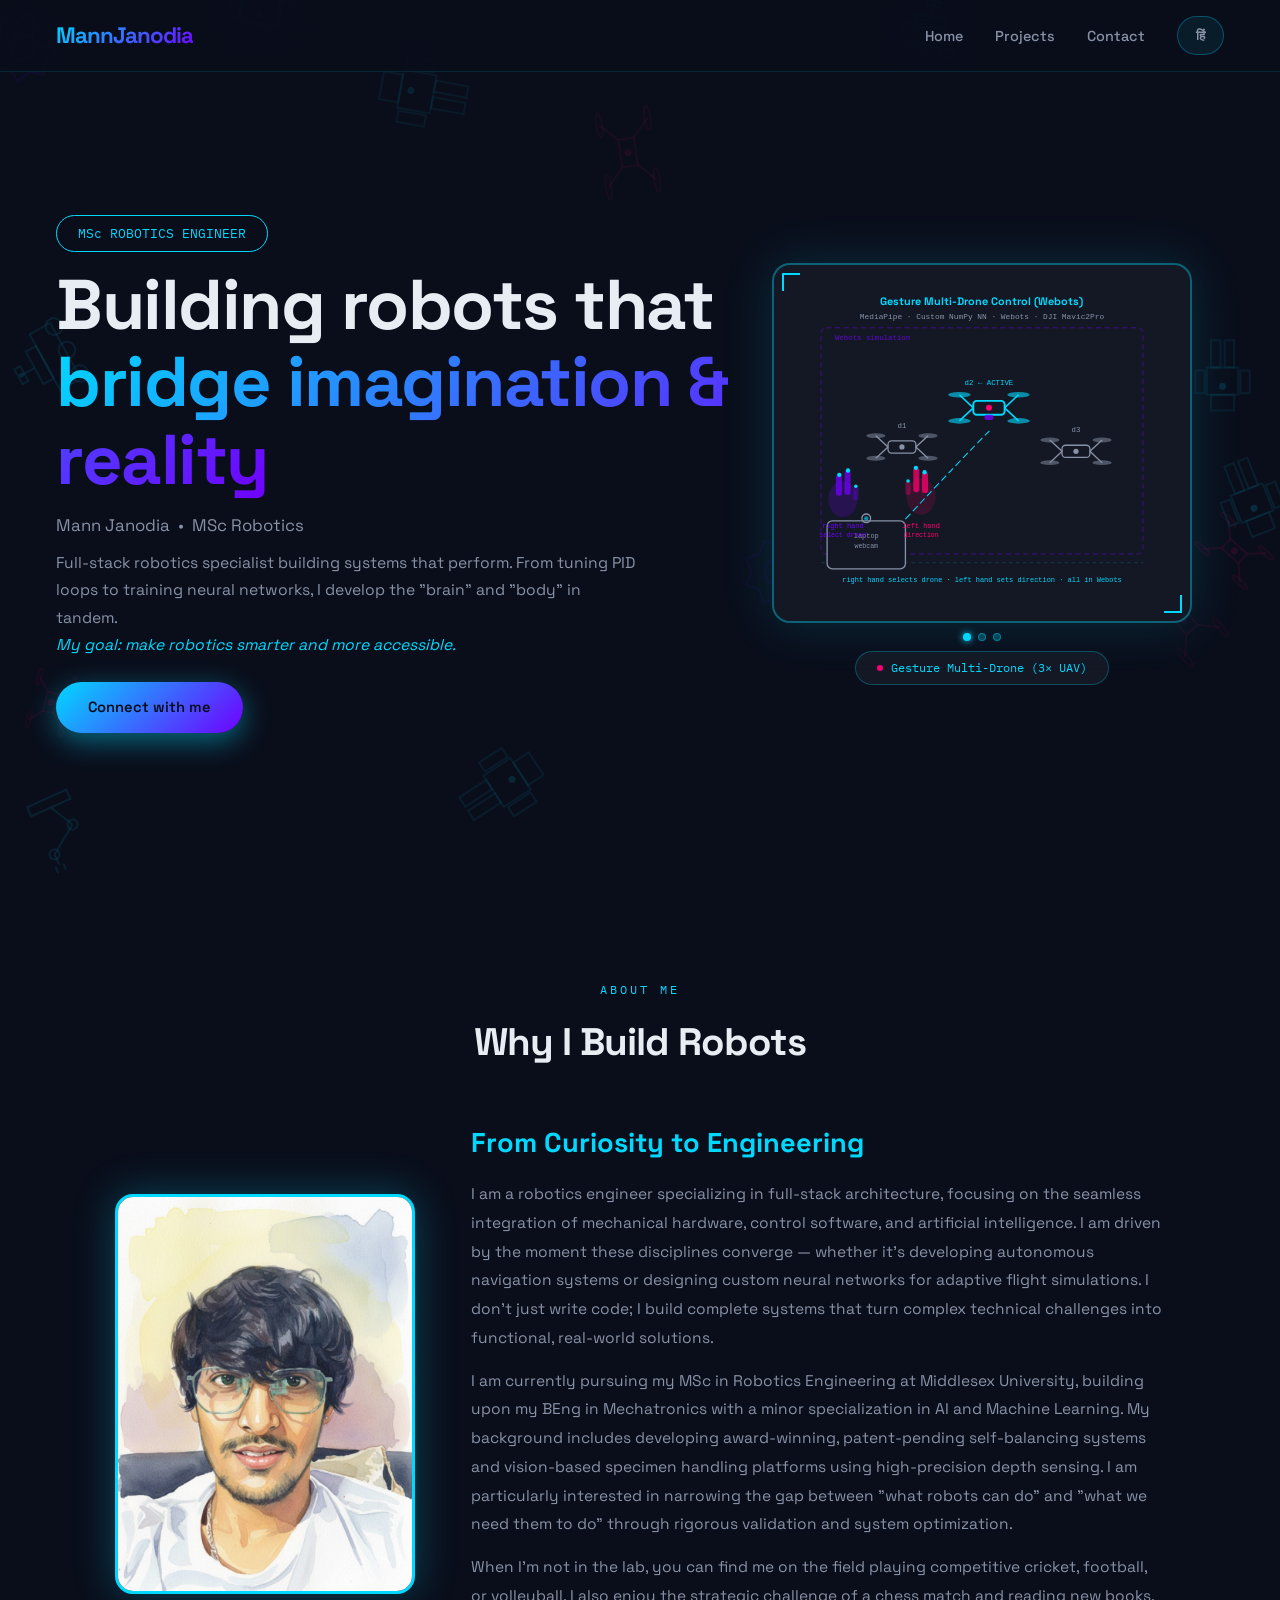
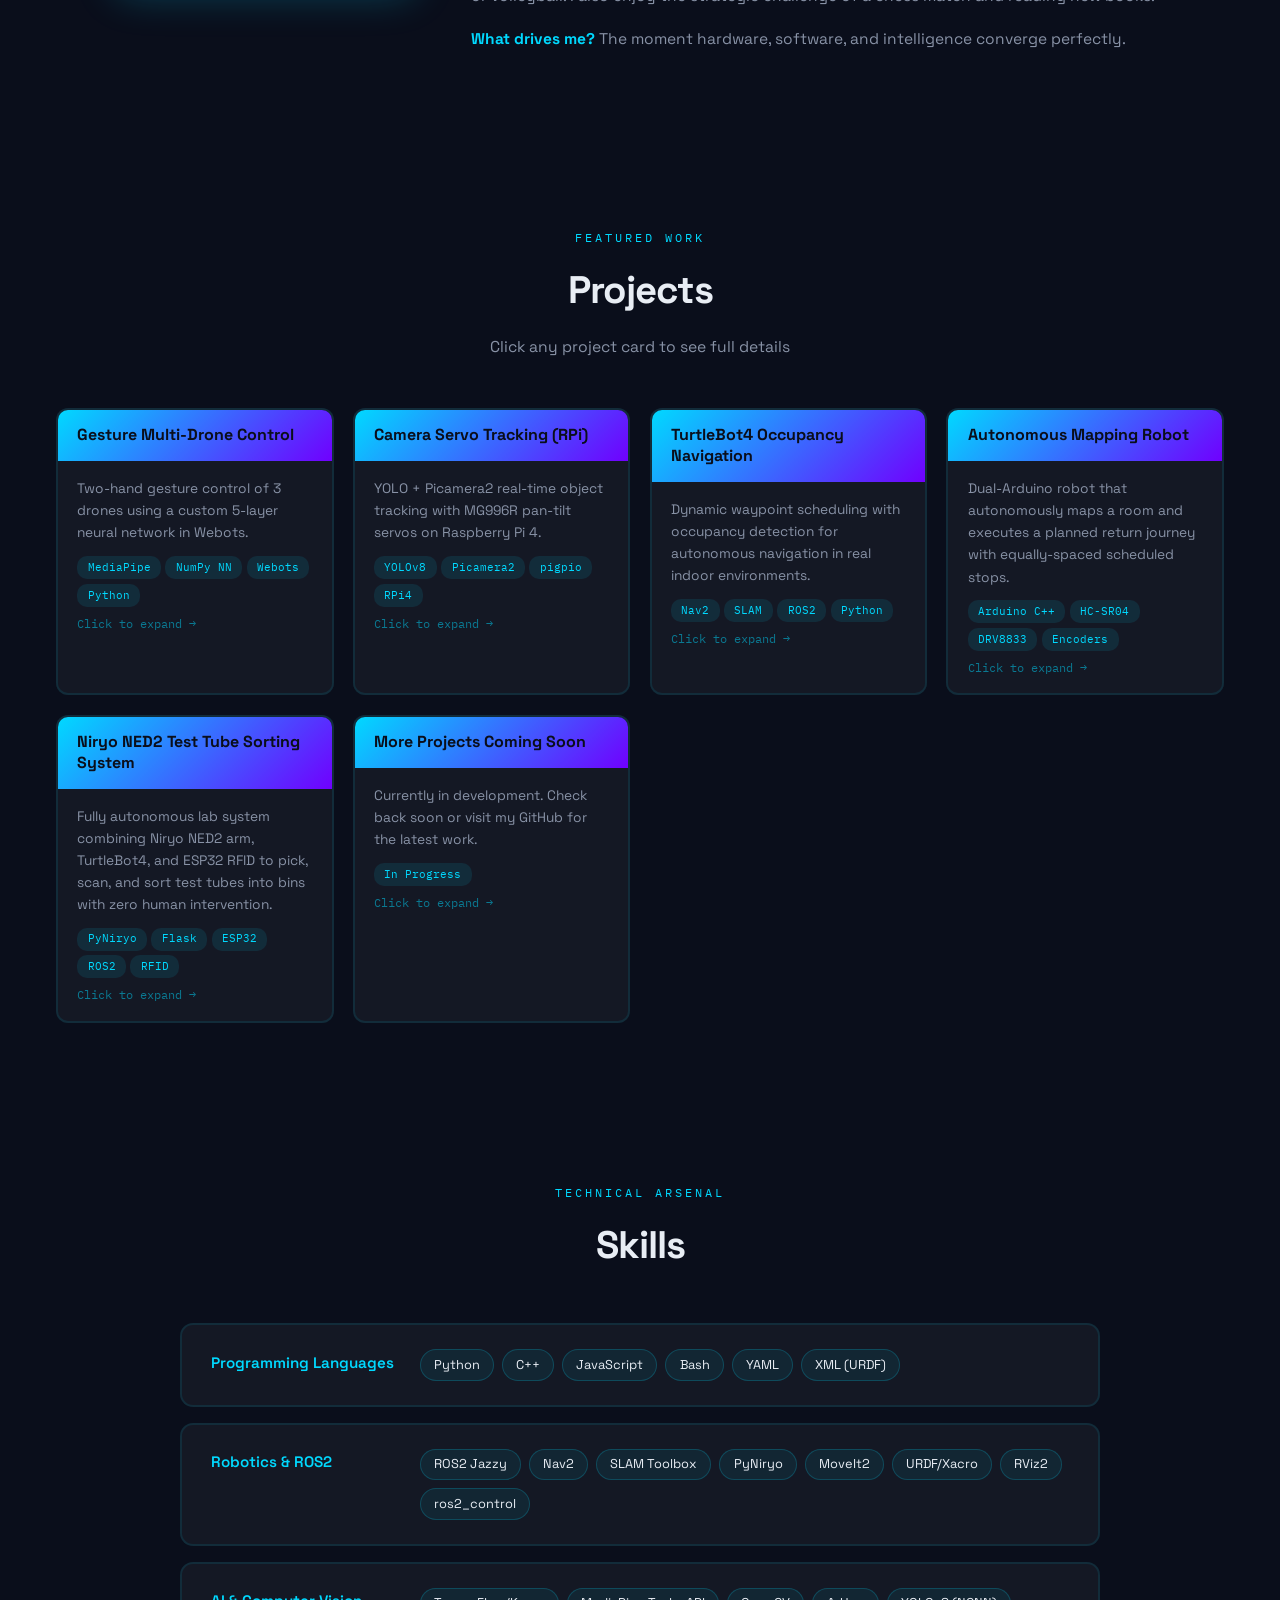
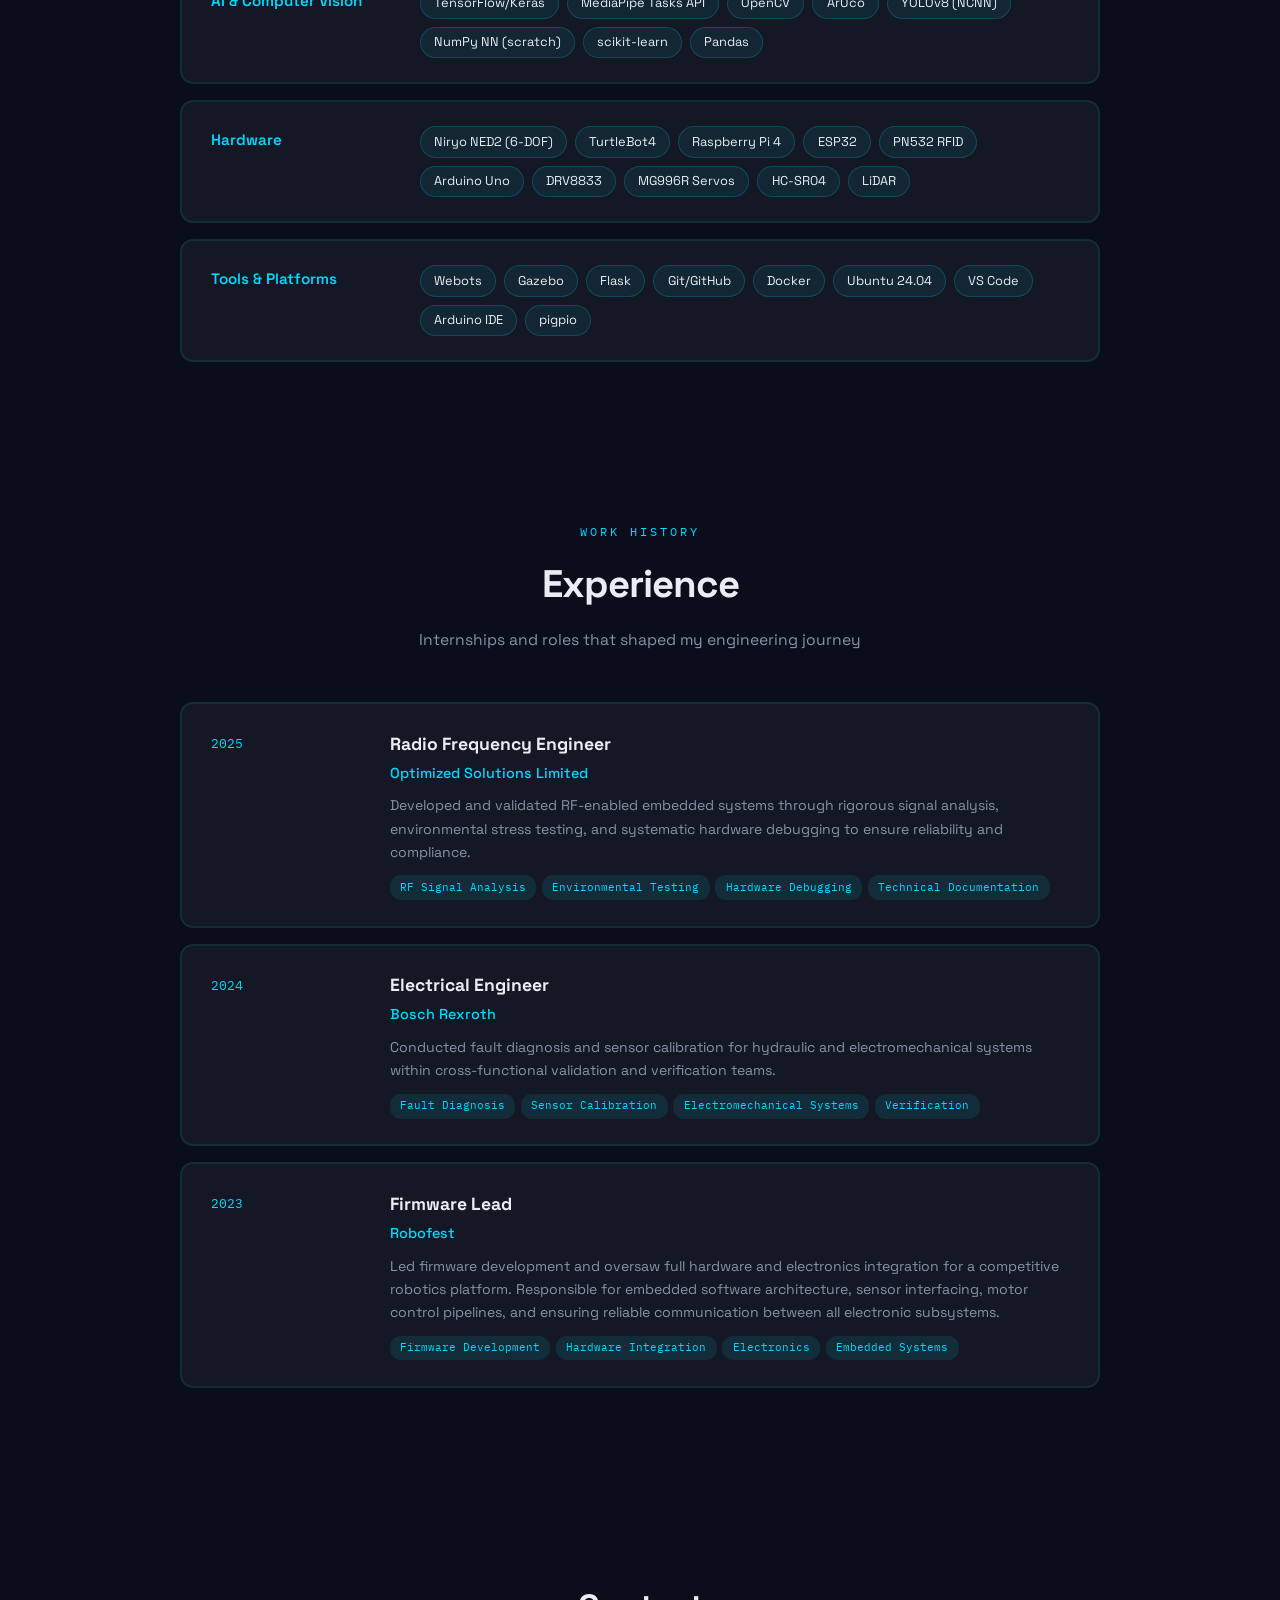
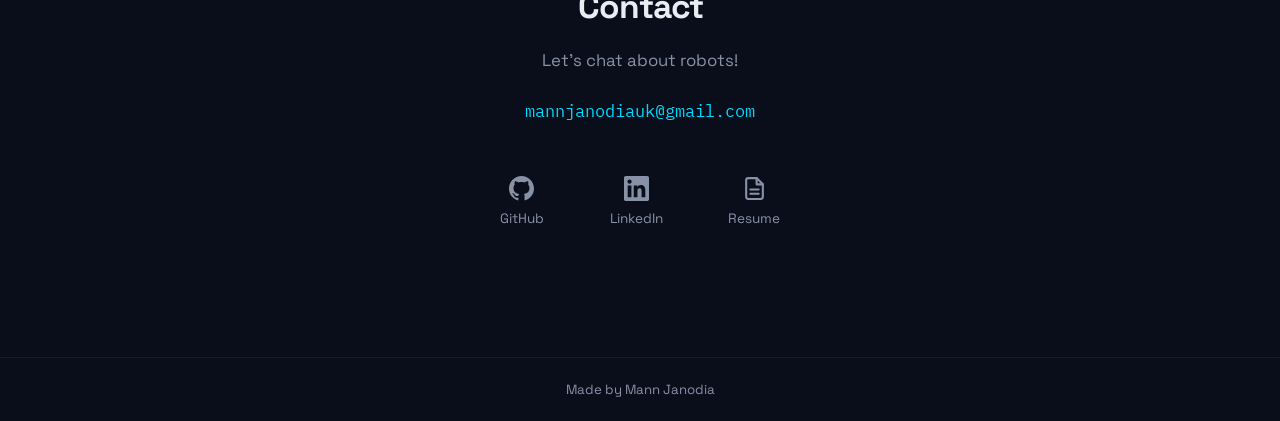
<file: index.html>
<!DOCTYPE html>
<html lang="en">
<head>
<meta charset="UTF-8">
<meta name="viewport" content="width=device-width, initial-scale=1.0">
<title>Mann Janodia — Robotics Engineer</title>
<link rel="preconnect" href="https://fonts.googleapis.com">
<link rel="preconnect" href="https://fonts.gstatic.com" crossorigin>
<link href="https://fonts.googleapis.com/css2?family=Space+Grotesk:wght@300;400;500;600;700&family=IBM+Plex+Mono:wght@400;500;600&family=Hind:wght@400;500;600;700&display=swap" rel="stylesheet">
<link rel="stylesheet" href="css/style.css">
<style>
/* ── SVG scene keyframes ── */
@keyframes armPivot{0%,100%{transform:rotate(0deg)}40%{transform:rotate(-22deg)}70%{transform:rotate(18deg)}}
@keyframes tubeTravel{0%{transform:translate(0,0)}28%{transform:translate(0,-42px)}58%{transform:translate(72px,-42px)}82%,100%{transform:translate(72px,0)}}
@keyframes eyeBlink{0%,46%,54%,100%{opacity:1}50%{opacity:0}}
@keyframes ringPulse{0%,100%{opacity:.6}50%{opacity:.15}}
@keyframes handWave{0%,100%{transform:rotate(-7deg)}50%{transform:rotate(13deg)}}
@keyframes signalDash{0%{stroke-dashoffset:0;opacity:.8}100%{stroke-dashoffset:-36;opacity:.2}}
@keyframes droneHover{0%,100%{transform:translate(0,0)}50%{transform:translate(-8px,-14px)}}
@keyframes propSpin{from{transform:rotate(0deg)}to{transform:rotate(360deg)}}
@keyframes humanWalk{0%,100%{transform:translateX(0)}50%{transform:translateX(28px)}}
@keyframes boxFollow{0%,100%{transform:translateX(0)}50%{transform:translateX(28px)}}
@keyframes ledBlink{0%,49%,51%,100%{opacity:1}50%{opacity:.1}}
@keyframes t3dock{0%{transform:translate(0,0)}30%{transform:translate(-155px,-98px)}70%{transform:translate(-155px,-98px)}100%{transform:translate(0,0)}}
@keyframes scanRing{0%,100%{opacity:.5}50%{opacity:.1}}

/* ── Nudge showcase box further right ── */
.showcase{
  margin-left:auto !important;
  margin-right:2rem !important;
}

/* ── Hero: reduce top padding so MSc tag is never cut off ── */
.hero{
  padding-top:5rem !important;
  padding-bottom:2rem !important;
  min-height:100vh !important;
  align-items:center !important;
}
.hero-tag{ margin-bottom:.9rem !important; }
.hero h1 { margin-bottom:.8rem !important; }
.hero-sub { margin-bottom:.7rem !important; }
.hero-desc{ margin-bottom:1.4rem !important; line-height:1.75 !important; }

/* ── MODAL: no scrollbar, fits all content ── */
.modal{
  max-height:none !important;   /* remove the 88vh cap that was causing scroll */
  overflow:visible !important;
  overflow-y:visible !important;
}
/* Let the overlay itself scroll on very small screens if needed */
.overlay{
  overflow-y:auto !important;
  align-items:flex-start !important;
  padding:3vh 1.5rem !important;
}
/* Compact modal body so everything fits neatly */
.modal-body{
  padding:1.1rem 1.5rem 1.3rem !important;
}
.modal-body h4{
  font-size:.84rem !important;
  margin:.6rem 0 .3rem !important;
}
.modal-body h4:first-child{ margin-top:0 !important; }
.modal-body p,
.modal-body li{
  font-size:.82rem !important;
  line-height:1.58 !important;
  margin-bottom:.2rem !important;
}
.modal-body ul{ margin-left:.95rem !important; }
.stats-row{
  padding:.55rem !important;
  margin:.55rem 0 !important;
  gap:.45rem !important;
}
.sv{ font-size:.92rem !important; }
.modal-links{ margin-top:.6rem !important; }

/* ── Project card tags — themed pills, wrap not scroll ── */
.tags{
  display:flex !important;
  flex-wrap:wrap !important;
  gap:.28rem !important;
  margin-bottom:.5rem !important;
  overflow:visible !important;
}
.tag{
  padding:.18rem .65rem !important;
  background:rgba(0,217,255,.1) !important;
  color:#00d9ff !important;
  border-radius:10px !important;
  font-size:.68rem !important;
  font-family:'IBM Plex Mono',monospace !important;
  white-space:nowrap !important;
  border:none !important;
}

/* ── Modal skill chips — themed pills, wrap not scroll ── */
.modal-chips{
  display:flex !important;
  flex-wrap:wrap !important;
  gap:.4rem !important;
  margin:.35rem 0 !important;
  overflow:visible !important;
}
.modal-chip{
  padding:.25rem .75rem !important;
  background:rgba(0,217,255,.08) !important;
  border:1px solid rgba(0,217,255,.22) !important;
  color:#e8edf4 !important;
  border-radius:20px !important;
  font-size:.78rem !important;
  white-space:nowrap !important;
}

/* nuke any scrollbar that sneaks in */
.modal::-webkit-scrollbar,
.modal-chips::-webkit-scrollbar,
.tags::-webkit-scrollbar{ display:none !important; }
.modal,.modal-chips,.tags{ scrollbar-width:none !important; }
</style>
</head>
<body>

<canvas id="bg"></canvas>

<div class="wrap">

<nav>
  <a href="#home" class="logo">MannJanodia</a>
  <div class="nav-r">
    <ul class="nav-links">
      <li><a href="#home" data-t="nav-home">Home</a></li>
      <li><a href="#projects" data-t="nav-proj">Projects</a></li>
      <li><a href="#contact" data-t="nav-cont">Contact</a></li>
    </ul>
    <div class="lang">
      <button class="lb" id="lang-toggle" onclick="toggleLang()">हिं</button>
    </div>
  </div>
</nav>

<section class="hero" id="home">
  <div class="hero-l">
    <div class="hero-tag" data-t="hero-tag">MSc ROBOTICS ENGINEER</div>
    <h1>
      <span data-t="h1a">Building robots that</span><br>
      <span class="grad" data-t="h1b">bridge imagination &amp; reality</span>
    </h1>
    <p class="hero-sub" data-t="hero-sub">Mann Janodia &nbsp;&bull;&nbsp; MSc Robotics</p>
    <p class="hero-desc"><span data-t="hero-desc">Full-stack robotics specialist building systems that perform. From tuning PID loops to training neural networks, I develop the "brain" and "body" in tandem.</span><br><span data-t="hero-goal" style="color:#00d9ff;font-style:italic;">My goal: make robotics smarter and more accessible.</span></p>
    <div class="cta">
      <a href="https://www.linkedin.com/in/mann-janodia/" download class="btn btn-p" data-t="hero-resume">Connect with me </a>
    </div>
  </div>

  <div class="showcase">
    <div class="sc-box">

      <!-- SCENE 1: MULTI-DRONE -->
      <div class="scene on">
        <svg viewBox="0 0 420 360" xmlns="http://www.w3.org/2000/svg" style="width:100%;display:block">
          <text x="210" y="22" fill="#00d9ff" font-size="12.5" text-anchor="middle" font-family="Space Grotesk,sans-serif" font-weight="700">Gesture Multi-Drone Control (Webots)</text>
          <text x="210" y="38" fill="#8892a6" font-size="9" text-anchor="middle" font-family="monospace">MediaPipe · Custom NumPy NN · Webots · DJI Mavic2Pro</text>
          <line x1="25" y1="318" x2="395" y2="318" stroke="#00d9ff" stroke-width="1" opacity=".2" stroke-dasharray="4,4"/>
          <rect x="25" y="48" width="370" height="260" rx="6" fill="none" stroke="#7000ff" stroke-width="1" stroke-dasharray="6,4" opacity=".5"/>
          <text x="41" y="62" fill="#7000ff" font-size="8.5" font-family="monospace" opacity=".8">Webots simulation</text>
          <rect x="32" y="270" width="90" height="55" rx="6" fill="#141824" stroke="#8892a6" stroke-width="1.5"/>
          <circle cx="77" cy="267" r="5" fill="none" stroke="#8892a6" stroke-width="1.5"/>
          <circle cx="77" cy="267" r="2.5" fill="#00d9ff" opacity=".6"/>
          <text x="77" y="290" fill="#8892a6" font-size="8" text-anchor="middle" font-family="monospace">laptop</text>
          <text x="77" y="301" fill="#8892a6" font-size="7.5" text-anchor="middle" font-family="monospace">webcam</text>
          <g style="transform-origin:50px 240px;animation:handWave 2.6s ease-in-out infinite">
            <ellipse cx="50" cy="245" rx="16" ry="20" fill="#7000ff" opacity=".2" stroke="#7000ff" stroke-width="1.5"/>
            <rect x="42" y="217" width="7" height="24" rx="3" fill="#7000ff" opacity=".75"/>
            <rect x="52" y="212" width="7" height="28" rx="3" fill="#7000ff" opacity=".75"/>
            <rect x="62" y="230" width="6" height="16" rx="3" fill="#7000ff" opacity=".35"/>
            <circle cx="46" cy="217" r="2.5" fill="#00d9ff"/>
            <circle cx="56" cy="212" r="2.5" fill="#00d9ff"/>
            <circle cx="65" cy="230" r="2" fill="#00d9ff"/>
            <text x="50" y="278" fill="#7000ff" font-size="8" text-anchor="middle" font-family="monospace">right hand</text>
            <text x="50" y="288" fill="#7000ff" font-size="7.5" text-anchor="middle" font-family="monospace">select drone</text>
          </g>
          <g transform="translate(140,242) scale(-1, 1)">
            <ellipse cx="0" cy="0" rx="16" ry="20" fill="#ff006e" opacity=".15" stroke="#ff006e" stroke-width="1.5"/>
            <rect x="-8" y="-28" width="7" height="24" rx="3" fill="#ff006e" opacity=".75"/>
            <rect x="2" y="-33" width="7" height="28" rx="3" fill="#ff006e" opacity=".75"/>
            <rect x="12" y="-18" width="6" height="16" rx="3" fill="#ff006e" opacity=".35"/>
            <circle cx="-4" cy="-28" r="2.5" fill="#00d9ff"/>
            <circle cx="6" cy="-33" r="2.5" fill="#00d9ff"/>
            <circle cx="15" cy="-18" r="2" fill="#00d9ff"/>
          </g>
          <text x="140" y="278" fill="#ff006e" font-size="8" text-anchor="middle" font-family="monospace">left hand</text>
          <text x="140" y="288" fill="#ff006e" font-size="7.5" text-anchor="middle" font-family="monospace">direction</text>
          <path d="M 122 268 Q 185 200 220 165" fill="none" stroke="#00d9ff" stroke-width="1.2" stroke-dasharray="8,4" style="animation:signalDash 2s linear infinite"/>
          <g transform="translate(118,185)">
            <rect x="-16" y="-7" width="32" height="14" rx="4" fill="#141824" stroke="#8892a6" stroke-width="1.5"/>
            <circle cx="0" cy="0" r="3" fill="#8892a6"/>
            <line x1="-16" y1="0" x2="-30" y2="-13" stroke="#8892a6" stroke-width="1.5"/>
            <line x1="16" y1="0" x2="30" y2="-13" stroke="#8892a6" stroke-width="1.5"/>
            <line x1="-16" y1="0" x2="-30" y2="13" stroke="#8892a6" stroke-width="1.5"/>
            <line x1="16" y1="0" x2="30" y2="13" stroke="#8892a6" stroke-width="1.5"/>
            <ellipse cx="-30" cy="-13" rx="11" ry="2.8" fill="#8892a6" opacity=".5" style="animation:propSpin .15s linear infinite;transform-box:fill-box;transform-origin:center"/>
            <ellipse cx="30" cy="-13" rx="11" ry="2.8" fill="#8892a6" opacity=".5" style="animation:propSpin .15s linear infinite;transform-box:fill-box;transform-origin:center"/>
            <ellipse cx="-30" cy="13" rx="11" ry="2.8" fill="#8892a6" opacity=".5" style="animation:propSpin .15s linear infinite;transform-box:fill-box;transform-origin:center"/>
            <ellipse cx="30" cy="13" rx="11" ry="2.8" fill="#8892a6" opacity=".5" style="animation:propSpin .15s linear infinite;transform-box:fill-box;transform-origin:center"/>
            <text x="0" y="-22" fill="#8892a6" font-size="8.5" text-anchor="middle" font-family="monospace">d1</text>
          </g>
          <g class="d-body" style="animation:droneHover 2.6s ease-in-out infinite">
            <g transform="translate(218,140)">
              <rect x="-18" y="-8" width="36" height="16" rx="4" fill="#141824" stroke="#00d9ff" stroke-width="2.2"/>
              <circle cx="0" cy="0" r="3.5" fill="#ff006e"/>
              <line x1="-18" y1="0" x2="-34" y2="-15" stroke="#00d9ff" stroke-width="1.8"/>
              <line x1="18" y1="0" x2="34" y2="-15" stroke="#00d9ff" stroke-width="1.8"/>
              <line x1="-18" y1="0" x2="-34" y2="15" stroke="#00d9ff" stroke-width="1.8"/>
              <line x1="18" y1="0" x2="34" y2="15" stroke="#00d9ff" stroke-width="1.8"/>
              <ellipse cx="-34" cy="-15" rx="13" ry="3.2" fill="#00d9ff" opacity=".6" style="animation:propSpin .12s linear infinite;transform-box:fill-box;transform-origin:center"/>
              <ellipse cx="34" cy="-15" rx="13" ry="3.2" fill="#00d9ff" opacity=".6" style="animation:propSpin .12s linear infinite;transform-box:fill-box;transform-origin:center"/>
              <ellipse cx="-34" cy="15" rx="13" ry="3.2" fill="#00d9ff" opacity=".6" style="animation:propSpin .12s linear infinite;transform-box:fill-box;transform-origin:center"/>
              <ellipse cx="34" cy="15" rx="13" ry="3.2" fill="#00d9ff" opacity=".6" style="animation:propSpin .12s linear infinite;transform-box:fill-box;transform-origin:center"/>
              <rect x="-5" y="8" width="10" height="6" rx="2" fill="#7000ff" opacity=".8"/>
              <text x="0" y="-26" fill="#00d9ff" font-size="8.5" text-anchor="middle" font-family="monospace">d2 &larr; ACTIVE</text>
            </g>
          </g>
          <g transform="translate(318,190)">
            <rect x="-16" y="-7" width="32" height="14" rx="4" fill="#141824" stroke="#8892a6" stroke-width="1.5"/>
            <circle cx="0" cy="0" r="3" fill="#8892a6"/>
            <line x1="-16" y1="0" x2="-30" y2="-13" stroke="#8892a6" stroke-width="1.5"/>
            <line x1="16" y1="0" x2="30" y2="-13" stroke="#8892a6" stroke-width="1.5"/>
            <line x1="-16" y1="0" x2="-30" y2="13" stroke="#8892a6" stroke-width="1.5"/>
            <line x1="16" y1="0" x2="30" y2="13" stroke="#8892a6" stroke-width="1.5"/>
            <ellipse cx="-30" cy="-13" rx="11" ry="2.8" fill="#8892a6" opacity=".5" style="animation:propSpin .15s linear infinite;transform-box:fill-box;transform-origin:center"/>
            <ellipse cx="30" cy="-13" rx="11" ry="2.8" fill="#8892a6" opacity=".5" style="animation:propSpin .15s linear infinite;transform-box:fill-box;transform-origin:center"/>
            <ellipse cx="-30" cy="13" rx="11" ry="2.8" fill="#8892a6" opacity=".5" style="animation:propSpin .15s linear infinite;transform-box:fill-box;transform-origin:center"/>
            <ellipse cx="30" cy="13" rx="11" ry="2.8" fill="#8892a6" opacity=".5" style="animation:propSpin .15s linear infinite;transform-box:fill-box;transform-origin:center"/>
            <text x="0" y="-22" fill="#8892a6" font-size="8.5" text-anchor="middle" font-family="monospace">d3</text>
          </g>
          <text x="210" y="340" fill="#00d9ff" font-size="8" text-anchor="middle" font-family="monospace">right hand selects drone &middot; left hand sets direction &middot; all in Webots</text>
        </svg>
      </div>

      <!-- SCENE 2: YOLO TRACKING -->
      <div class="scene">
        <svg viewBox="0 0 420 360" xmlns="http://www.w3.org/2000/svg" style="width:100%;display:block">
          <text x="210" y="22" fill="#00d9ff" font-size="12.5" text-anchor="middle" font-family="Space Grotesk,sans-serif" font-weight="700">Camera Servo Tracking (RPi 4)</text>
          <text x="210" y="38" fill="#8892a6" font-size="9" text-anchor="middle" font-family="monospace">YOLOv8 NCNN · Picamera2 · pigpio · MG996R Servos</text>
          <rect x="38" y="52" width="270" height="222" rx="8" fill="rgba(0,217,255,.03)" stroke="#00d9ff" stroke-width="2"/>
          <text x="173" y="48" fill="#8892a6" font-size="9" text-anchor="middle" font-family="monospace">webcam view</text>
          <g style="animation:humanWalk 2.5s ease-in-out infinite">
            <circle cx="148" cy="112" r="18" fill="none" stroke="#8892a6" stroke-width="2"/>
            <line x1="148" y1="130" x2="148" y2="196" stroke="#8892a6" stroke-width="2.5"/>
            <line x1="148" y1="152" x2="122" y2="175" stroke="#8892a6" stroke-width="2"/>
            <line x1="148" y1="152" x2="174" y2="175" stroke="#8892a6" stroke-width="2"/>
            <line x1="148" y1="196" x2="132" y2="240" stroke="#8892a6" stroke-width="2"/>
            <line x1="148" y1="196" x2="164" y2="240" stroke="#8892a6" stroke-width="2"/>
          </g>
          <g style="animation:boxFollow 2.5s ease-in-out infinite">
            <rect x="105" y="88" width="86" height="166" rx="3" fill="none" stroke="#00d9ff" stroke-width="2.2"/>
            <rect x="105" y="88" width="74" height="17" rx="3" fill="#00d9ff" opacity=".85"/>
            <text x="142" y="100" fill="#0a0e1b" font-size="9.5" text-anchor="middle" font-family="monospace" font-weight="700">person 0.92</text>
            <line x1="148" y1="168" x2="136" y2="168" stroke="#ff006e" stroke-width="1.5" stroke-dasharray="3,2"/>
            <line x1="160" y1="168" x2="148" y2="168" stroke="#ff006e" stroke-width="1.5" stroke-dasharray="3,2"/>
            <line x1="148" y1="162" x2="148" y2="155" stroke="#ff006e" stroke-width="1.5" stroke-dasharray="3,2"/>
            <line x1="148" y1="175" x2="148" y2="168" stroke="#ff006e" stroke-width="1.5" stroke-dasharray="3,2"/>
          </g>
          <rect x="328" y="200" width="76" height="56" rx="5" fill="#141824" stroke="#00d9ff" stroke-width="1.8"/>
          <text x="366" y="218" fill="#00d9ff" font-size="8" text-anchor="middle" font-family="monospace">RPi 4</text>
          <text x="366" y="230" fill="#8892a6" font-size="7.5" text-anchor="middle" font-family="monospace">GPIO17&rarr;PAN</text>
          <text x="366" y="241" fill="#8892a6" font-size="7.5" text-anchor="middle" font-family="monospace">GPIO18&rarr;TILT</text>
          <circle cx="388" cy="210" r="4" fill="#ff006e" style="animation:ledBlink 1s step-end infinite"/>
          <text x="388" y="224" fill="#ff006e" font-size="7" text-anchor="middle" font-family="monospace">RUN</text>
          <rect x="310" y="128" width="65" height="26" rx="5" fill="#141824" stroke="#7000ff" stroke-width="1.8"/>
          <text x="342" y="140" fill="#7000ff" font-size="8" text-anchor="middle" font-family="monospace">PAN · MG996R</text>
          <text x="342" y="150" fill="#8892a6" font-size="7" text-anchor="middle" font-family="monospace">GPIO17</text>
          <path d="M342 128 A 28 28 0 0 1 370 128" fill="none" stroke="#7000ff" stroke-width="1" stroke-dasharray="3,2" opacity=".5"/>
          <rect x="316" y="80" width="53" height="22" rx="5" fill="#141824" stroke="#ff006e" stroke-width="1.5"/>
          <text x="342" y="92" fill="#ff006e" font-size="8" text-anchor="middle" font-family="monospace">TILT · MG996R</text>
          <text x="342" y="101" fill="#8892a6" font-size="7" text-anchor="middle" font-family="monospace">GPIO18</text>
          <rect x="326" y="48" width="32" height="26" rx="4" fill="#141824" stroke="#00d9ff" stroke-width="2"/>
          <circle cx="342" cy="61" r="9" fill="none" stroke="#00d9ff" stroke-width="1.5"/>
          <circle cx="342" cy="61" r="5" fill="#00d9ff" opacity=".4"/>
          <circle cx="342" cy="61" r="2.5" fill="#00d9ff"/>
          <text x="342" y="44" fill="#8892a6" font-size="8" text-anchor="middle" font-family="monospace">Picamera2</text>
          <line x1="330" y1="195" x2="342" y2="152" stroke="#00d9ff" stroke-width="1.2" stroke-dasharray="4,3"/>
          <line x1="342" y1="152" x2="342" y2="104" stroke="#00d9ff" stroke-width="1.2" stroke-dasharray="4,3"/>
          <path d="M 310 170 Q 320 175 330 198" fill="none" stroke="#ff006e" stroke-width="1.2" stroke-dasharray="4,3"/>
          <text x="302" y="185" fill="#ff006e" font-size="8" text-anchor="middle" font-family="monospace">error &rarr; servo</text>
          <text x="210" y="345" fill="#00d9ff" font-size="8" text-anchor="middle" font-family="monospace">P-control keeps person centred &middot; 30fps &middot; 5V external servo supply</text>
        </svg>
      </div>

      <!-- SCENE 3: TB4 QUEUING -->
      <div class="scene">
        <svg viewBox="0 0 420 400" xmlns="http://www.w3.org/2000/svg" style="width:100%;display:block">
          <defs>
            <pattern id="gr" width="34" height="34" patternUnits="userSpaceOnUse">
              <path d="M34 0L0 0 0 34" fill="none" stroke="#00d9ff" stroke-width=".3" opacity=".18"/>
            </pattern>
          </defs>
          <text x="210" y="22" fill="#00d9ff" font-size="12.5" text-anchor="middle" font-family="Space Grotesk,sans-serif" font-weight="700">TurtleBot4 Occupancy Queuing</text>
          <text x="210" y="38" fill="#8892a6" font-size="9" text-anchor="middle" font-family="monospace">ROS2 Jazzy · Nav2 · SLAM · dynamic_occupancy.py</text>
          <rect x="25" y="50" width="370" height="300" fill="url(#gr)"/>
          <rect x="25" y="50" width="370" height="300" fill="none" stroke="#00d9ff" stroke-width="1" opacity=".3"/>
          <text x="40" y="66" fill="#8892a6" font-size="8" font-family="monospace">map view</text>
          <g transform="translate(95,110)">
            <circle cx="0" cy="0" r="22" fill="rgba(255,0,110,.12)" stroke="#ff006e" stroke-width="2"/>
            <circle cx="0" cy="0" r="22" fill="none" stroke="#ff006e" stroke-width="1.5" opacity=".5" style="animation:ringPulse 2s ease-in-out infinite"/>
            <text x="0" y="4" fill="#ff006e" font-size="9" text-anchor="middle" font-family="monospace">w1</text>
            <text x="0" y="-30" fill="#ff006e" font-size="8" text-anchor="middle" font-family="monospace">OCCUPIED</text>
            <circle cx="0" cy="0" r="13" fill="#141824" stroke="#ff006e" stroke-width="1.5"/>
            <text x="0" y="4" fill="#ff006e" font-size="8" text-anchor="middle" font-family="monospace">t1</text>
          </g>
          <g transform="translate(310,155)">
            <circle cx="0" cy="0" r="22" fill="rgba(255,0,110,.12)" stroke="#ff006e" stroke-width="2"/>
            <circle cx="0" cy="0" r="22" fill="none" stroke="#ff006e" stroke-width="1.5" opacity=".5" style="animation:ringPulse 2s ease-in-out infinite .6s"/>
            <text x="0" y="4" fill="#ff006e" font-size="9" text-anchor="middle" font-family="monospace">w2</text>
            <text x="0" y="-30" fill="#ff006e" font-size="8" text-anchor="middle" font-family="monospace">OCCUPIED</text>
            <circle cx="0" cy="0" r="13" fill="#141824" stroke="#ff006e" stroke-width="1.5"/>
            <text x="0" y="4" fill="#ff006e" font-size="8" text-anchor="middle" font-family="monospace">t2</text>
          </g>
          <g transform="translate(145,220)">
            <circle cx="0" cy="0" r="22" fill="rgba(0,217,255,.08)" stroke="#00d9ff" stroke-width="2"/>
            <text x="0" y="4" fill="#00d9ff" font-size="9" text-anchor="middle" font-family="monospace">w3</text>
            <text x="0" y="-30" fill="#00d9ff" font-size="8" text-anchor="middle" font-family="monospace">FREE</text>
          </g>
          <rect x="270" y="310" width="115" height="32" rx="6" fill="#141824" stroke="#7000ff" stroke-width="1.8" stroke-dasharray="5,3"/>
          <text x="327" y="330" fill="#7000ff" font-size="9" text-anchor="middle" font-family="monospace">docking station</text>
          <g style="animation:t3dock 8s ease-in-out infinite;transform-origin:300px 318px">
            <g transform="translate(300,318)">
              <circle cx="0" cy="0" r="20" fill="#141824" stroke="#00d9ff" stroke-width="2.2"/>
              <circle cx="0" cy="0" r="13" fill="none" stroke="#00d9ff" stroke-width="1" opacity=".5"/>
              <rect x="-5" y="-10" width="10" height="13" rx="2" fill="#00d9ff" opacity=".8"/>
              <line x1="0" y1="0" x2="14" y2="0" stroke="#ff006e" stroke-width="2"/>
              <polygon points="14,-3 20,0 14,3" fill="#ff006e"/>
              <ellipse cx="-18" cy="-8" rx="2.5" ry="7" fill="#7000ff" opacity=".8"/>
              <ellipse cx="-18" cy="8" rx="2.5" ry="7" fill="#7000ff" opacity=".8"/>
              <circle cx="0" cy="0" r="30" fill="none" stroke="#00d9ff" stroke-width="1" opacity=".25" style="animation:ringPulse 2s ease-in-out infinite"/>
              <text x="0" y="35" fill="#00d9ff" font-size="8" text-anchor="middle" font-family="monospace">t3 &rarr; w3</text>
            </g>
          </g>
          <path d="M 290 312 Q 220 255 165 230" fill="none" stroke="#00d9ff" stroke-width="1.2" stroke-dasharray="5,4" opacity=".5"/>
          <polygon points="168,224 158,232 172,236" fill="#00d9ff" opacity=".5"/>
          <rect x="28" y="320" width="210" height="50" rx="6" fill="#141824" stroke="#00d9ff" stroke-width="1.2" opacity=".9"/>
          <text x="133" y="335" fill="#00d9ff" font-size="9" font-weight="600" text-anchor="middle" font-family="monospace">&#x2713; w1 &rarr; occupied</text>
          <text x="133" y="350" fill="#00d9ff" font-size="9" font-weight="600" text-anchor="middle" font-family="monospace">&#x2713; w2 &rarr; occupied</text>
          <text x="133" y="365" fill="#00d9ff" font-size="9" font-weight="600" text-anchor="middle" font-family="monospace">&#x2713; w3 &rarr; FREE &rarr; go!</text>
          <text x="210" y="388" fill="#00d9ff" font-size="8" text-anchor="middle" font-family="monospace">dynamic_occupancy.py · interactive_navigator.py · Nav2</text>
        </svg>
      </div>

    </div>

    <div class="sc-dots" id="dots">
      <div class="dot on" onclick="goScene(0)"></div>
      <div class="dot" onclick="goScene(1)"></div>
      <div class="dot" onclick="goScene(2)"></div>
    </div>
    <div class="sc-label"><span class="pulse"></span><span id="sc-txt">Gesture Multi-Drone (3&times; UAV)</span></div>
  </div>

</section>

<section id="story">
  <div class="sh rev">
    <div class="stag" data-t="about-tag">About Me</div>
    <h2 class="stit" data-t="about-title">Why I Build Robots</h2>
  </div>
  <div class="story-g">
    <div class="photo-box rev">
      <img src="images/photo.jpg" alt="Mann Janodia">
      <div class="photo-ph"></div>
    </div>
    <div class="story-txt rev">
      <h3 data-t="about-h3">From Curiosity to Engineering</h3>
      <p data-t="about-p1">I am a robotics engineer specializing in full-stack architecture, focusing on the seamless integration of mechanical hardware, control software, and artificial intelligence. I am driven by the moment these disciplines converge — whether it's developing autonomous navigation systems or designing custom neural networks for adaptive flight simulations. I don't just write code; I build complete systems that turn complex technical challenges into functional, real-world solutions.</p>
      <p data-t="about-p2">I am currently pursuing my MSc in Robotics Engineering at Middlesex University, building upon my BEng in Mechatronics with a minor specialization in AI and Machine Learning. My background includes developing award-winning, patent-pending self-balancing systems and vision-based specimen handling platforms using high-precision depth sensing. I am particularly interested in narrowing the gap between "what robots can do" and "what we need them to do" through rigorous validation and system optimization.</p>
      <p data-t="about-p3">When I'm not in the lab, you can find me on the field playing competitive cricket, football, or volleyball. I also enjoy the strategic challenge of a chess match and reading new books.</p>
      <p><strong data-t="about-strong">What drives me?</strong> <span data-t="about-p4">The moment hardware, software, and intelligence converge perfectly.</span></p>
    </div>
  </div>
</section>

<section id="projects">
  <div class="sh rev">
    <div class="stag" data-t="proj-tag">Featured Work</div>
    <h2 class="stit" data-t="proj-title">Projects</h2>
    <p class="sdesc" data-t="proj-desc">Click any project card to see full details</p>
  </div>

  <div class="proj-grid">

    <div class="pc rev" onclick="openModal('m-drone')">
      <div class="pc-head"><h3 data-t="p1-name">Gesture Multi-Drone Control</h3></div>
      <div class="pc-body">
        <p data-t="p1-short">Two-hand gesture control of 3 drones using a custom 5-layer neural network in Webots.</p>
        <div class="tags"><span class="tag">MediaPipe</span><span class="tag">NumPy NN</span><span class="tag">Webots</span><span class="tag">Python</span></div>
        <div class="click-hint" data-t="click">Click to expand &rarr;</div>
      </div>
    </div>

    <div class="pc rev" onclick="openModal('m-cam')">
      <div class="pc-head"><h3 data-t="p2-name">Camera Servo Tracking (RPi)</h3></div>
      <div class="pc-body">
        <p data-t="p2-short">YOLO + Picamera2 real-time object tracking with MG996R pan-tilt servos on Raspberry Pi 4.</p>
        <div class="tags"><span class="tag">YOLOv8</span><span class="tag">Picamera2</span><span class="tag">pigpio</span><span class="tag">RPi4</span></div>
        <div class="click-hint" data-t="click">Click to expand &rarr;</div>
      </div>
    </div>

    <div class="pc rev" onclick="openModal('m-tb4')">
      <div class="pc-head"><h3 data-t="p3-name">TurtleBot4 Occupancy Navigation</h3></div>
      <div class="pc-body">
        <p data-t="p3-short">Dynamic waypoint scheduling with occupancy detection for autonomous navigation in real indoor environments.</p>
        <div class="tags"><span class="tag">Nav2</span><span class="tag">SLAM</span><span class="tag">ROS2</span><span class="tag">Python</span></div>
        <div class="click-hint" data-t="click">Click to expand &rarr;</div>
      </div>
    </div>

    <div class="pc rev" onclick="openModal('m-p4')">
      <div class="pc-head"><h3 data-t="p4-name">Autonomous Mapping Robot</h3></div>
      <div class="pc-body">
        <p data-t="p4-short">Dual-Arduino robot that autonomously maps a room and executes a planned return journey with equally-spaced scheduled stops.</p>
        <div class="tags"><span class="tag">Arduino C++</span><span class="tag">HC-SR04</span><span class="tag">DRV8833</span><span class="tag">Encoders</span></div>
        <div class="click-hint" data-t="click">Click to expand &rarr;</div>
      </div>
    </div>

    <div class="pc rev" onclick="openModal('m-p5')">
      <div class="pc-head"><h3 data-t="p5-name">Niryo NED2 Test Tube Sorting System</h3></div>
      <div class="pc-body">
        <p data-t="p5-short">Fully autonomous lab system combining Niryo NED2 arm, TurtleBot4, and ESP32 RFID to pick, scan, and sort test tubes into bins with zero human intervention.</p>
        <div class="tags"><span class="tag">PyNiryo</span><span class="tag">Flask</span><span class="tag">ESP32</span><span class="tag">ROS2</span><span class="tag">RFID</span></div>
        <div class="click-hint" data-t="click">Click to expand &rarr;</div>
      </div>
    </div>

    <div class="pc rev" onclick="openModal('m-p6')">
      <div class="pc-head"><h3>More Projects Coming Soon</h3></div>
      <div class="pc-body">
        <p>Currently in development. Check back soon or visit my GitHub for the latest work.</p>
        <div class="tags"><span class="tag">In Progress</span></div>
        <div class="click-hint">Click to expand &rarr;</div>
      </div>
    </div>

  </div>
</section>

<section id="skills">
  <div class="sh rev">
    <div class="stag" data-t="sk-tag">Technical Arsenal</div>
    <h2 class="stit" data-t="sk-title">Skills</h2>
  </div>
  <div class="sk-list">

    <div class="sk-row rev" onclick="openModal('m-sk1')">
      <div class="sk-cat" data-t="sk1-cat">Programming Languages</div>
      <div class="chips"><span class="chip">Python</span><span class="chip">C++</span><span class="chip">JavaScript</span><span class="chip">Bash</span><span class="chip">YAML</span><span class="chip">XML (URDF)</span></div>
    </div>

    <div class="sk-row rev" onclick="openModal('m-sk2')">
      <div class="sk-cat" data-t="sk2-cat">Robotics &amp; ROS2</div>
      <div class="chips"><span class="chip">ROS2 Jazzy</span><span class="chip">Nav2</span><span class="chip">SLAM Toolbox</span><span class="chip">PyNiryo</span><span class="chip">MoveIt2</span><span class="chip">URDF/Xacro</span><span class="chip">RViz2</span><span class="chip">ros2_control</span></div>
    </div>

    <div class="sk-row rev" onclick="openModal('m-sk3')">
      <div class="sk-cat" data-t="sk3-cat">AI &amp; Computer Vision</div>
      <div class="chips"><span class="chip">TensorFlow/Keras</span><span class="chip">MediaPipe Tasks API</span><span class="chip">OpenCV</span><span class="chip">ArUco</span><span class="chip">YOLOv8 (NCNN)</span><span class="chip">NumPy NN (scratch)</span><span class="chip">scikit-learn</span><span class="chip">Pandas</span></div>
    </div>

    <div class="sk-row rev" onclick="openModal('m-sk4')">
      <div class="sk-cat" data-t="sk4-cat">Hardware</div>
      <div class="chips"><span class="chip">Niryo NED2 (6-DOF)</span><span class="chip">TurtleBot4</span><span class="chip">Raspberry Pi 4</span><span class="chip">ESP32</span><span class="chip">PN532 RFID</span><span class="chip">Arduino Uno</span><span class="chip">DRV8833</span><span class="chip">MG996R Servos</span><span class="chip">HC-SR04</span><span class="chip">LiDAR</span></div>
    </div>

    <div class="sk-row rev" onclick="openModal('m-sk5')">
      <div class="sk-cat" data-t="sk5-cat">Tools &amp; Platforms</div>
      <div class="chips"><span class="chip">Webots</span><span class="chip">Gazebo</span><span class="chip">Flask</span><span class="chip">Git/GitHub</span><span class="chip">Docker</span><span class="chip">Ubuntu 24.04</span><span class="chip">VS Code</span><span class="chip">Arduino IDE</span><span class="chip">pigpio</span></div>
    </div>

  </div>
</section>

<section id="experience">
  <div class="sh rev">
    <div class="stag" data-t="exp-tag">Work History</div>
    <h2 class="stit" data-t="exp-title">Experience</h2>
    <p class="sdesc" data-t="exp-desc">Internships and roles that shaped my engineering journey</p>
  </div>
  <div class="exp-list">

    <div class="exp-row rev">
      <div class="exp-date">2025</div>
      <div class="exp-info">
        <h3 data-t="e1-role">Radio Frequency Engineer</h3>
        <div class="exp-co" data-t="e1-co">Optimized Solutions Limited</div>
        <p class="exp-desc" data-t="e1-desc">Developed and validated RF-enabled embedded systems through rigorous signal analysis, environmental stress testing, and systematic hardware debugging to ensure reliability and compliance.</p>
        <div class="exp-tags"><span class="etag">RF Signal Analysis</span><span class="etag">Environmental Testing</span><span class="etag">Hardware Debugging</span><span class="etag">Technical Documentation</span></div>
      </div>
    </div>

    <div class="exp-row rev">
      <div class="exp-date">2024</div>
      <div class="exp-info">
        <h3 data-t="e2-role">Electrical Engineer</h3>
        <div class="exp-co" data-t="e2-co">Bosch Rexroth</div>
        <p class="exp-desc" data-t="e2-desc">Conducted fault diagnosis and sensor calibration for hydraulic and electromechanical systems within cross-functional validation and verification teams.</p>
        <div class="exp-tags"><span class="etag">Fault Diagnosis</span><span class="etag">Sensor Calibration</span><span class="etag">Electromechanical Systems</span><span class="etag">Verification</span></div>
      </div>
    </div>

    <div class="exp-row rev">
      <div class="exp-date">2023</div>
      <div class="exp-info">
        <h3 data-t="e3-role">Firmware Lead</h3>
        <div class="exp-co" data-t="e3-co">Robofest</div>
        <p class="exp-desc" data-t="e3-desc">Led firmware development and oversaw full hardware and electronics integration for a competitive robotics platform. Responsible for embedded software architecture, sensor interfacing, motor control pipelines, and ensuring reliable communication between all electronic subsystems.</p>
        <div class="exp-tags"><span class="etag">Firmware Development</span><span class="etag">Hardware Integration</span><span class="etag">Electronics</span><span class="etag">Embedded Systems</span></div>
      </div>
    </div>

  </div>
</section>

<section id="contact">
  <div class="contact-c rev">
    <h2 data-t="ct-title">Contact</h2>
    <p class="tagline" data-t="ct-tag">Let's chat about robots!</p>
    <a href="mailto:mannjanodiauk@gmail.com" class="email">mannjanodiauk@gmail.com</a>
    <div class="socials">
      <a href="https://github.com/MannJanodia3404" target="_blank" class="soc">
        <svg viewBox="0 0 24 24" fill="currentColor"><path d="M12 0C5.37 0 0 5.37 0 12c0 5.3 3.438 9.8 8.205 11.385.6.113.82-.258.82-.577 0-.285-.01-1.04-.015-2.04-3.338.724-4.042-1.61-4.042-1.61-.546-1.385-1.335-1.755-1.335-1.755-1.087-.744.084-.729.084-.729 1.205.084 1.838 1.236 1.838 1.236 1.07 1.835 2.809 1.305 3.495.998.108-.776.417-1.305.76-1.605-2.665-.3-5.466-1.332-5.466-5.93 0-1.31.465-2.38 1.235-3.22-.135-.303-.54-1.523.105-3.176 0 0 1.005-.322 3.3 1.23.96-.267 1.98-.399 3-.405 1.02.006 2.04.138 3 .405 2.28-1.552 3.285-1.23 3.285-1.23.645 1.653.24 2.873.12 3.176.765.84 1.23 1.91 1.23 3.22 0 4.61-2.805 5.625-5.475 5.92.42.36.81 1.096.81 2.22 0 1.606-.015 2.896-.015 3.286 0 .315.21.69.825.57C20.565 21.795 24 17.295 24 12c0-6.63-5.37-12-12-12"/></svg>
        <span data-t="soc-gh">GitHub</span>
      </a>
      <a href="https://www.linkedin.com/in/mann-janodia/" target="_blank" class="soc">
        <svg viewBox="0 0 24 24" fill="currentColor"><path d="M20.447 20.452h-3.554v-5.569c0-1.328-.027-3.037-1.852-3.037-1.853 0-2.136 1.445-2.136 2.939v5.667H9.351V9h3.414v1.561h.046c.477-.9 1.637-1.85 3.37-1.85 3.601 0 4.267 2.37 4.267 5.455v6.286zM5.337 7.433c-1.144 0-2.063-.926-2.063-2.065 0-1.138.92-2.063 2.063-2.063 1.14 0 2.064.925 2.064 2.063 0 1.139-.925 2.065-2.064 2.065zm1.782 13.019H3.555V9h3.564v11.452zM22.225 0H1.771C.792 0 0 .774 0 1.729v20.542C0 23.227.792 24 1.771 24h20.451C23.2 24 24 23.227 24 22.271V1.729C24 .774 23.2 0 22.222 0h.003z"/></svg>
        <span data-t="soc-li">LinkedIn</span>
      </a>
      <a href="resume.pdf" download class="soc">
        <svg viewBox="0 0 24 24" fill="none" stroke="currentColor" stroke-width="2" stroke-linecap="round" stroke-linejoin="round"><path d="M14 2H6a2 2 0 0 0-2 2v16a2 2 0 0 0 2 2h12a2 2 0 0 0 2-2V8z"/><polyline points="14 2 14 8 20 8"/><line x1="16" y1="13" x2="8" y2="13"/><line x1="16" y1="17" x2="8" y2="17"/></svg>
        <span data-t="soc-cv">Resume</span>
      </a>
    </div>
  </div>
</section>

<footer><p data-t="footer">Made by Mann Janodia</p></footer>

</div>

<!-- ===== MODALS ===== -->
<div class="overlay" id="overlay" onclick="handleOverlayClick(event)">
  <div class="modal" id="modal-inner">

    <!-- PROJECT 1: GESTURE MULTI-DRONE -->
    <div id="m-drone" class="modal-content">
      <div class="modal-head">
        <div><h2 data-t="p1-name">Gesture Multi-Drone Control</h2><div class="badge">AI &middot; Custom NN &middot; Webots &middot; Robotics</div></div>
        <button class="close-btn" onclick="closeModal()">&#10005;</button>
      </div>
      <div class="modal-body">
        <h4 data-t="m-overview">Overview</h4>
        <p data-t="m-drone-ov">A fully gesture-driven system to control 3 simulated DJI Mavic2Pro drones in Webots using only hand gestures captured by a laptop webcam. Two separate neural networks — both built entirely from scratch in NumPy — classify left-hand pose (which drone to select) and right-hand pose (what action to perform), with results written to a shared JSON file that each drone's controller reads every 8ms.</p>
        <h4 data-t="m-challenges">Key Achievements</h4>
        <ul>
          <li><strong>Two-hand control scheme:</strong> Left hand selects drone(s) — 1/2/3 fingers or open palm for all. Right hand commands action — Takeoff, Land, Altitude Up/Down, Flip Forward, Hover</li>
          <li><strong>Custom 5-layer FC-NN from scratch:</strong> 35&rarr;64(ReLU)&rarr;32(ReLU)&rarr;16(Tanh)&rarr;N(Softmax), with L2 regularisation and cross-entropy loss — no PyTorch, no TensorFlow</li>
          <li><strong>Three optimisers implemented:</strong> Adam (first-order), L-BFGS (quasi-Newton, second-order), Nelder-Mead (zero-order gradient-free) — compared experimentally with 5-fold CV</li>
          <li><strong>35-feature hand vector:</strong> 10 fingertip relative positions, 5 extension angles, 3 wrist orientation values, 2 palm centre offsets, extracted per hand from MediaPipe HandLandmarker (21 landmarks)</li>
          <li><strong>PID altitude control + motor mixing:</strong> P-controller (K_P=3.0) drives 4 motors per drone; mass compensation adjusts thrust proportionally when payload changes mid-flight</li>
          <li><strong>Flip state machine:</strong> 3-stage (Windup 160ms &rarr; Rotate 320ms &rarr; Recover 240ms) for safe mid-air forward flips at &gt;1.5m altitude</li>
          <li><strong>Fail-safe:</strong> No gesture detected for &gt;2s &rarr; drones hold position autonomously</li>
          <li>Personally recorded 800&ndash;1,200 hand-gesture training samples across 10 gesture classes (4 left-hand, 6 right-hand)</li>
        </ul>
        <div class="stats-row">
          <div class="stat"><div class="sv">94.2%</div><div class="sl">Accuracy</div></div>
          <div class="stat"><div class="sv">&lt;50ms</div><div class="sl">Latency</div></div>
          <div class="stat"><div class="sv">5,031</div><div class="sl">NN Params</div></div>
        </div>
        <div class="modal-links">
          <a href="https://github.com/MannJanodia3404" class="mlink" target="_blank" data-t="lnk-gh">GitHub Profile &rarr;</a>
        </div>
      </div>
    </div>

    <!-- PROJECT 2: CAMERA TRACKING -->
    <div id="m-cam" class="modal-content">
      <div class="modal-head">
        <div><h2 data-t="p2-name">Camera Servo Tracking (RPi)</h2><div class="badge">Computer Vision &middot; Embedded</div></div>
        <button class="close-btn" onclick="closeModal()">&#10005;</button>
      </div>
      <div class="modal-body">
        <h4 data-t="m-overview">Overview</h4>
        <p data-t="m-cam-ov">Real-time multi-object detection and tracking on Raspberry Pi 4 using YOLOv8 (NCNN-exported) with two MG996R servos for pan-tilt camera control.</p>
        <h4 data-t="m-challenges">Key Achievements</h4>
        <ul>
          <li>Picamera2 + YOLOv8n NCNN model for low-latency inference on Pi hardware</li>
          <li>PID-style proportional control keeps selected class centred in frame</li>
          <li>Configurable target class (default: person), deadband, max step angle, gain</li>
          <li>External 5V servo power supply; pigpio for PWM on GPIO17/18</li>
        </ul>
        <div class="stats-row">
          <div class="stat"><div class="sv">30fps</div><div class="sl">Speed</div></div>
          <div class="stat"><div class="sv">320&times;240</div><div class="sl">Resolution</div></div>
          <div class="stat"><div class="sv">P-ctrl</div><div class="sl">Algorithm</div></div>
        </div>
        <div class="modal-links">
          <a href="https://github.com/MannJanodia3404/Object_Detection_and_Tracking" class="mlink" target="_blank" data-t="lnk-gh">GitHub &rarr;</a>
        </div>
      </div>
    </div>

    <!-- PROJECT 3: TURTLEBOT4 -->
    <div id="m-tb4" class="modal-content">
      <div class="modal-head">
        <div><h2 data-t="p3-name">TurtleBot4 Occupancy Navigation</h2><div class="badge">Autonomous Navigation &middot; ROS2</div></div>
        <button class="close-btn" onclick="closeModal()">&#10005;</button>
      </div>
      <div class="modal-body">
        <h4 data-t="m-overview">Overview</h4>
        <p data-t="m-tb4-ov">Dynamic waypoint scheduling with occupancy detection for autonomous mobile robot navigation using Nav2 and SLAM on TurtleBot 4. Deployed in a real indoor environment (H101 lab map at Coventry University).</p>
        <h4 data-t="m-challenges">Key Achievements</h4>
        <ul>
          <li>Built <code>dynamic_occupancy.py</code> — server tracking FREE/OCCUPIED state per waypoint and queue slot in real time</li>
          <li>Built <code>interactive_navigator.py</code> — client sending Nav2 goals, auto-rerouting to queues when waypoints are occupied</li>
          <li>6-waypoint system including pre-dock position and full autonomous docking sequence</li>
          <li>Deployed on TurtleBot4 with ROS2 Jazzy + AMCL localization on Ubuntu 24.04</li>
          <li>5-terminal launch sequence: localization, Nav2, RViz2, occupancy server, interactive navigator</li>
        </ul>
        <div class="stats-row">
          <div class="stat"><div class="sv">6</div><div class="sl">Waypoints</div></div>
          <div class="stat"><div class="sv">Nav2</div><div class="sl">Framework</div></div>
          <div class="stat"><div class="sv">SLAM</div><div class="sl">Localization</div></div>
        </div>
        <div class="modal-links">
          <a href="https://github.com/MannJanodia3404/Turtlebot4_dynamic_queue_navigation" class="mlink" target="_blank" data-t="lnk-gh">GitHub &rarr;</a>
        </div>
      </div>
    </div>

    <!-- PROJECT 4: ARDUINO MAPPING ROBOT -->
    <div id="m-p4" class="modal-content">
      <div class="modal-head">
        <div><h2 data-t="p4-name">Autonomous Mapping Robot</h2><div class="badge">Embedded &middot; C++ &middot; Robotics</div></div>
        <button class="close-btn" onclick="closeModal()">&#10005;</button>
      </div>
      <div class="modal-body">
        <h4 data-t="m-overview">Overview</h4>
        <p>A dual-Arduino autonomous robot that maps a room using HC-SR04 ultrasonic sensors and encoder odometry, then executes a planned return journey with 5 equally-spaced scheduled stops. Clean Master/Slave architecture separates sensing from motor control across two Arduino Uno boards.</p>
        <h4 data-t="m-challenges">Key Achievements</h4>
        <ul>
          <li>Master (sensor board) sends commands &lt;MAP&gt;, &lt;RUN&gt;, &lt;STOP&gt;, &lt;SLOW&gt; to the Slave (motor board) via serial</li>
          <li>Encoder-based odometry: 850 counts = 1 wheel revolution &mdash; minimum detectable movement ~7&mu;m</li>
          <li>Bridge detection via upward-facing HC-SR04: auto-slows to 50% speed through narrow passages, then resumes</li>
          <li>Rear obstacle safety: unexpected obstacle triggers emergency stop with red LED indicator</li>
          <li>DRV8833 motor driver with tunable <code>LEFT_SPEED_CORRECTION</code> constant for drift compensation</li>
          <li>Configurable number of stops via <code>NUM_INTERVALS</code> constant &mdash; no re-wiring needed</li>
        </ul>
        <div class="stats-row">
          <div class="stat"><div class="sv">~7&mu;m</div><div class="sl">Precision</div></div>
          <div class="stat"><div class="sv">36.6</div><div class="sl">cm/s Max</div></div>
          <div class="stat"><div class="sv">2&times; Uno</div><div class="sl">Boards</div></div>
        </div>
        <div class="modal-links">
          <a href="https://github.com/MannJanodia3404/Autonomous_Mapping_Robot_Arduino" class="mlink" target="_blank" data-t="lnk-gh">GitHub &rarr;</a>
        </div>
      </div>
    </div>

    <!-- PROJECT 5: NIRYO TEST TUBE SORTING -->
    <div id="m-p5" class="modal-content">
      <div class="modal-head">
        <div><h2 data-t="p5-name">Niryo NED2 Test Tube Sorting System</h2><div class="badge">Robotics &middot; RFID &middot; ROS2 &middot; Embedded</div></div>
        <button class="close-btn" onclick="closeModal()">&#10005;</button>
      </div>
      <div class="modal-body">
        <h4 data-t="m-overview">Overview</h4>
        <p>A fully autonomous three-component lab robotics system that combines mobile navigation, 6-DOF manipulation, and RFID identification to sort test tubes into the correct bins without any human intervention. TurtleBot4 transports loaded tube holders from a pickup point to the docking station, triggering the Niryo NED2 arm via HTTP REST API to pick each tube, scan it with an ESP32+PN532 RFID reader, and place it in the correct bin slot — all orchestrated through event-driven threading.</p>
        <h4 data-t="m-challenges">Key Achievements</h4>
        <ul>
          <li><strong>Three-layer architecture:</strong> Hardware (NED2 + TurtleBot4 + ESP32), Software (ROS2 + PyNiryo + Flask), Integration (HTTP REST API + threading events + thread-safe state)</li>
          <li><strong>Flask REST API with 6 endpoints:</strong> <code>/start_niryo</code>, <code>/rfid</code>, <code>/niryo_done</code>, <code>/status</code>, <code>/emergency_stop</code>, <code>/reset</code> — enabling fully decoupled multi-robot coordination</li>
          <li><strong>Event-driven RFID sync:</strong> <code>threading.Event()</code> blocks the Niryo thread at the scanner position until the ESP32 sends the tag UID via WiFi HTTP GET, then unblocks to route to the correct bin</li>
          <li><strong>4-bin Cartesian sorting:</strong> Niryo uses hardcoded joint-space waypoints (Approach &rarr; Place Approach &rarr; Place) at SLOW_SPEED (20%) for safe tube insertion; 4 UID-to-bin mappings in <code>rfid_bin_map</code></li>
          <li><strong>ESP32 + PN532 RFID scanner:</strong> I2C on GPIO21/22, MIFARE ISO14443A, &lt;5cm range — reads tag UID and fires HTTP GET to Flask server; Arduino C firmware with WiFi, Wire, HTTPClient libraries</li>
          <li><strong>TurtleBot4 coordinator:</strong> ROS2 Nav2-driven loop — navigate to pickup &rarr; dock &rarr; trigger Niryo &rarr; poll <code>/niryo_done</code> &rarr; undock &rarr; clear costmaps &rarr; repeat</li>
          <li><strong>Collision recovery:</strong> Auto-clears collision detected flag and retries movement; safe fallback to home position on critical errors; emergency stop via learning mode enable</li>
          <li>4 test tubes per cycle across 2 bins (A &amp; B) with 2 slots each; post-dock costmap clearing + 2s AMCL settle prevents Nav2 localisation drift between cycles</li>
        </ul>
        <div class="stats-row">
          <div class="stat"><div class="sv">4</div><div class="sl">Tubes/Cycle</div></div>
          <div class="stat"><div class="sv">6</div><div class="sl">API Endpoints</div></div>
          <div class="stat"><div class="sv">3</div><div class="sl">Systems</div></div>
        </div>
        <div class="modal-links">
          <a href="https://github.com/MannJanodia3404" class="mlink" target="_blank" data-t="lnk-gh">GitHub Profile &rarr;</a>
        </div>
      </div>
    </div>

    <!-- PROJECT 6 (COMING SOON) -->
    <div id="m-p6" class="modal-content">
      <div class="modal-head">
        <div><h2>More Projects Coming Soon</h2><div class="badge">In Development</div></div>
        <button class="close-btn" onclick="closeModal()">&#10005;</button>
      </div>
      <div class="modal-body">
        <h4>Overview</h4>
        <p>This slot is reserved for upcoming projects currently in development. Visit my GitHub profile to see the latest work in progress.</p>
        <div class="modal-links"><a href="https://github.com/MannJanodia3404" class="mlink" target="_blank">GitHub Profile &rarr;</a></div>
      </div>
    </div>

    <div id="m-sk1" class="modal-content">
      <div class="modal-head"><div><h2 data-t="sk1-cat">Languages</h2><div class="badge">Programming</div></div><button class="close-btn" onclick="closeModal()">&#10005;</button></div>
      <div class="modal-body"><h4 data-t="m-skills-used">Skills &amp; Tools</h4><div class="modal-chips"><span class="modal-chip">Python (Advanced)</span><span class="modal-chip">C++ (Intermediate)</span><span class="modal-chip">JavaScript</span><span class="modal-chip">Bash/Shell</span><span class="modal-chip">YAML</span><span class="modal-chip">XML (URDF)</span></div><h4 data-t="m-sk-context">Context</h4><p data-t="sk1-desc">Python primary for robotics. C++ for performance-critical nodes. Bash for system scripting.</p></div>
    </div>

    <div id="m-sk2" class="modal-content">
      <div class="modal-head"><div><h2 data-t="sk2-cat">Robotics &amp; ROS2</h2><div class="badge">Robotics Stack</div></div><button class="close-btn" onclick="closeModal()">&#10005;</button></div>
      <div class="modal-body"><h4 data-t="m-skills-used">Skills &amp; Tools</h4><div class="modal-chips"><span class="modal-chip">ROS2 Jazzy</span><span class="modal-chip">Nav2</span><span class="modal-chip">SLAM Toolbox</span><span class="modal-chip">PyNiryo</span><span class="modal-chip">MoveIt2</span><span class="modal-chip">ArUco</span><span class="modal-chip">URDF/Xacro</span><span class="modal-chip">RViz2</span><span class="modal-chip">ros2_control</span></div><h4 data-t="m-sk-context">Context</h4><p data-t="sk2-desc">Full ROS2 Jazzy systems on Ubuntu 24.04 — Nav2, SLAM, MoveIt2 for real robot deployment.</p></div>
    </div>

    <div id="m-sk3" class="modal-content">
      <div class="modal-head"><div><h2 data-t="sk3-cat">AI &amp; Computer Vision</h2><div class="badge">ML / Vision</div></div><button class="close-btn" onclick="closeModal()">&#10005;</button></div>
      <div class="modal-body"><h4 data-t="m-skills-used">Skills &amp; Tools</h4><div class="modal-chips"><span class="modal-chip">TensorFlow/Keras</span><span class="modal-chip">MediaPipe Tasks API</span><span class="modal-chip">OpenCV</span><span class="modal-chip">YOLOv8 (NCNN)</span><span class="modal-chip">NumPy NN from scratch</span><span class="modal-chip">scikit-learn</span><span class="modal-chip">Pandas</span></div><h4 data-t="m-sk-context">Context</h4><p data-t="sk3-desc">Custom 5-layer NNs from scratch. MediaPipe HandLandmarker. OpenCV ArUco pose estimation. YOLOv8 NCNN for RPi.</p></div>
    </div>

    <div id="m-sk4" class="modal-content">
      <div class="modal-head"><div><h2 data-t="sk4-cat">Hardware</h2><div class="badge">Embedded / Platforms</div></div><button class="close-btn" onclick="closeModal()">&#10005;</button></div>
      <div class="modal-body"><h4 data-t="m-skills-used">Skills &amp; Tools</h4><div class="modal-chips"><span class="modal-chip">Niryo NED2 (6-DOF)</span><span class="modal-chip">TurtleBot4</span><span class="modal-chip">Raspberry Pi 4</span><span class="modal-chip">ESP32</span><span class="modal-chip">PN532 RFID (I2C)</span><span class="modal-chip">Arduino Uno (&times;2)</span><span class="modal-chip">DRV8833</span><span class="modal-chip">MG996R Servos</span><span class="modal-chip">HC-SR04</span><span class="modal-chip">LiDAR (RPLIDAR)</span></div><h4 data-t="m-sk-context">Context</h4><p data-t="sk4-desc">Hands-on with real robots. Debugged I2C, WiFi, TCP, serial comm. Solved mechanical offset issues.</p></div>
    </div>

    <div id="m-sk5" class="modal-content">
      <div class="modal-head"><div><h2 data-t="sk5-cat">Tools &amp; Platforms</h2><div class="badge">DevOps / Simulation</div></div><button class="close-btn" onclick="closeModal()">&#10005;</button></div>
      <div class="modal-body"><h4 data-t="m-skills-used">Skills &amp; Tools</h4><div class="modal-chips"><span class="modal-chip">Webots</span><span class="modal-chip">Gazebo</span><span class="modal-chip">Flask (REST APIs)</span><span class="modal-chip">Git/GitHub</span><span class="modal-chip">Docker</span><span class="modal-chip">Ubuntu 24.04</span><span class="modal-chip">VS Code</span><span class="modal-chip">Arduino IDE</span><span class="modal-chip">pigpio</span></div><h4 data-t="m-sk-context">Context</h4><p data-t="sk5-desc">Webots and Gazebo for simulation. Flask REST APIs for multi-system coordination. All on GitHub.</p></div>
    </div>

    <div id="m-sk6" class="modal-content">
      <div class="modal-head"><div><h2 data-t="sk6-cat">Engineering</h2><div class="badge">Academic / Standards</div></div><button class="close-btn" onclick="closeModal()">&#10005;</button></div>
      <div class="modal-body"><h4 data-t="m-skills-used">Skills &amp; Tools</h4><div class="modal-chips"><span class="modal-chip">Thermodynamics</span><span class="modal-chip">Exergy Analysis</span><span class="modal-chip">Life Cycle Assessment</span><span class="modal-chip">ISO 31000 (Risk)</span><span class="modal-chip">ISO 10218 (Robot Safety)</span><span class="modal-chip">UK-SPEC</span></div><h4 data-t="m-sk-context">Context</h4><p data-t="sk6-desc">Applied thermodynamics, exergy analysis. Familiar with ISO 31000 risk and ISO 10218 robot safety.</p></div>
    </div>

  </div>
</div>

<script src="js/background.js"></script>
<script src="js/modal.js"></script>
<script src="js/showcase.js"></script>
<script src="js/main.js?v=2"></script>
</body>
</html>
</file>
<file: css/style.css>
/* ============================================================
   MANN JANODIA — PORTFOLIO STYLES
   style.css

   HOW TO EDIT:
   - Colors → change values in :root {}
   - Fonts  → change font-family in body / body.hi
   - Layout → edit section, .story-g, .proj-grid etc.
   ============================================================ */

/* ── ROOT VARIABLES ── */
:root {
  --primary:   #00d9ff;
  --secondary: #7000ff;
  --accent:    #ff006e;
  --bg:        #0a0e1b;
  --card:      #141824;
  --text:      #e8edf4;
  --dim:       #8892a6;
  --glow:      rgba(0, 217, 255, .45);
}

/* ── RESET ── */
*, *::before, *::after { margin: 0; padding: 0; box-sizing: border-box; }
html  { scroll-behavior: smooth; }
body  {
  font-family: 'Space Grotesk', sans-serif;
  background:  var(--bg);
  color:       var(--text);
  overflow-x:  hidden;
  line-height: 1.6;
}
body.hi { font-family: 'Hind', 'Space Grotesk', sans-serif; }

/* ── BACKGROUND CANVAS ── */
#bg {
  position: fixed; top: 0; left: 0;
  width: 100%; height: 100%;
  z-index: 0; opacity: .28;
  pointer-events: none;
}

/* ── WRAPPER ── */
.wrap { position: relative; z-index: 1; }

/* ══════════════════════════════════════════════
   NAV
══════════════════════════════════════════════ */
nav {
  position:   fixed; top: 0; width: 100%;
  padding:    1rem 3.5rem;
  display:    flex; justify-content: space-between; align-items: center;
  z-index:    200;
  backdrop-filter: blur(20px);
  background: rgba(10,14,27,.82);
  border-bottom: 1px solid rgba(0,217,255,.12);
}
.logo {
  font-size:   1.4rem; font-weight: 700;
  background:  linear-gradient(135deg, var(--primary), var(--secondary));
  -webkit-background-clip: text; -webkit-text-fill-color: transparent;
  letter-spacing: -1px; text-decoration: none;
}
.nav-r     { display: flex; align-items: center; gap: 2rem; }
.nav-links { display: flex; gap: 2rem; list-style: none; }
.nav-links a {
  color: var(--dim); text-decoration: none;
  font-weight: 500; font-size: .9rem;
  transition: .3s; position: relative;
}
.nav-links a::after {
  content: ''; position: absolute; bottom: -4px; left: 0;
  width: 0; height: 2px; background: var(--primary); transition: .3s;
}
.nav-links a:hover              { color: var(--primary); }
.nav-links a:hover::after       { width: 100%; }

/* Language button */
.lang { display: flex; gap: .25rem; background: rgba(0,217,255,.07); border: 1px solid rgba(0,217,255,.28); border-radius: 50px; padding: .28rem; }
.lb   { background: none; border: none; color: var(--dim); font-family: inherit; font-size: .82rem; font-weight: 600; padding: .35rem .85rem; border-radius: 50px; cursor: pointer; transition: .3s; }
.lb:hover  { color: var(--primary); }
.lb.on     { background: var(--primary); color: var(--bg); }

/* ══════════════════════════════════════════════
   HERO
══════════════════════════════════════════════ */
.hero {
  min-height: 100vh;
  display:    flex; align-items: center;
  padding:    7rem 3.5rem 3rem;
  position:   relative; gap: 2rem;
}
.hero-l { flex: 1; max-width: 700px; position: relative; z-index: 2; }

.hero-tag {
  display: inline-block;
  font-size: .82rem; color: var(--primary);
  font-family: 'IBM Plex Mono', monospace;
  border: 1px solid var(--primary); border-radius: 50px;
  padding: .45rem 1.3rem; margin-bottom: 1.4rem;
  animation: up .8s ease .2s both;
}
@keyframes up {
  from { opacity: 0; transform: translateY(24px); }
  to   { opacity: 1; transform: none; }
}

.hero h1 {
  font-size:      clamp(2.6rem, 5.5vw, 4.8rem);
  font-weight:    700; line-height: 1.1;
  letter-spacing: -1.5px; margin-bottom: 1.2rem;
  animation:      up .8s ease .4s both;
}
.grad {
  background:      linear-gradient(135deg, var(--primary) 0%, var(--secondary) 50%, var(--accent) 100%);
  -webkit-background-clip: text; -webkit-text-fill-color: transparent;
  background-size: 200% 200%;
  animation:       gshift 4s ease infinite;
}
@keyframes gshift {
  0%, 100% { background-position: 0 50%;    }
  50%       { background-position: 100% 50%; }
}

.hero-sub  { font-size: 1.05rem; color: var(--dim); margin-bottom: 1.2rem; animation: up .8s ease .6s both; }
.hero-desc { font-size: .98rem;  color: var(--dim); line-height: 1.85; max-width: 580px; margin-bottom: 2.2rem; animation: up .8s ease .8s both; }

.cta { display: flex; gap: 1rem; animation: up .8s ease 1s both; }
.btn {
  padding: .85rem 2rem; font-size: .92rem; font-weight: 600;
  border-radius: 50px; text-decoration: none;
  transition: .4s cubic-bezier(.4,0,.2,1);
  font-family: inherit; display: inline-flex; align-items: center;
  cursor: pointer; border: none;
}
.btn-p {
  background:  linear-gradient(135deg, var(--primary), var(--secondary));
  color:       var(--bg);
  box-shadow:  0 8px 28px var(--glow);
}
.btn-p:hover { transform: translateY(-3px); box-shadow: 0 14px 40px var(--glow); }

/* ══════════════════════════════════════════════
   PROJECT SHOWCASE (hero right)
══════════════════════════════════════════════ */
.showcase { width: 420px; flex-shrink: 0; display: flex; flex-direction: column; align-items: center; gap: 10px; margin-left: 3rem; }
.sc-box {
  width: 100%; height: 360px; position: relative;
  background: var(--card);
  border: 2px solid rgba(0,217,255,.38); border-radius: 18px; overflow: hidden;
  box-shadow: 0 0 50px rgba(0,217,255,.15);
}
.sc-box::before, .sc-box::after {
  content: ''; position: absolute; width: 18px; height: 18px;
  border-color: var(--primary); border-style: solid; z-index: 3;
}
.sc-box::before { top: 8px;    left: 8px;   border-width: 2px 0 0 2px; }
.sc-box::after  { bottom: 8px; right: 8px;  border-width: 0 2px 2px 0; }

.scene     { position: absolute; inset: 0; display: flex; align-items: center; justify-content: center; opacity: 0; transition: opacity .9s ease; }
.scene.on  { opacity: 1; }
.scene svg { width: 88%; height: 88%; }

.sc-dots { display: flex; gap: 7px; }
.dot { width: 8px; height: 8px; border-radius: 50%; background: rgba(0,217,255,.25); border: 1px solid rgba(0,217,255,.4); cursor: pointer; transition: .3s; }
.dot.on { background: var(--primary); box-shadow: 0 0 7px var(--primary); }

.sc-label { padding: .4rem 1.3rem; background: var(--card); border: 1px solid rgba(0,217,255,.28); border-radius: 50px; color: var(--primary); font-family: 'IBM Plex Mono', monospace; font-size: .76rem; display: flex; align-items: center; gap: .5rem; }
.pulse { width: 6px; height: 6px; background: var(--accent); border-radius: 50%; animation: pk 1.2s ease-in-out infinite; }
@keyframes pk { 0%,100%{opacity:1} 50%{opacity:.3} }

/* ── SVG animation keyframes ── */
@keyframes blink      { 0%,48%,52%,100%{opacity:1} 50%{opacity:0} }
@keyframes armPivot   { 0%,100%{transform:rotate(0deg)} 40%{transform:rotate(-20deg)} 70%{transform:rotate(16deg)} }
@keyframes tubeGo     { 0%{transform:translate(0,0)} 30%{transform:translate(0,-34px)} 60%{transform:translate(66px,-34px)} 85%,100%{transform:translate(66px,0)} }
@keyframes ringPulse  { 0%,100%{opacity:.6} 50%{opacity:.15} }
@keyframes droneHover { 0%,100%{transform:translate(0,0)} 50%{transform:translate(-8px,-16px)} }
@keyframes propSpin   { from{transform:rotate(0deg)} to{transform:rotate(360deg)} }
@keyframes handWave   { 0%,100%{transform:rotate(-8deg)} 50%{transform:rotate(14deg)} }
@keyframes signalDash { 0%{stroke-dashoffset:0;opacity:.8} 100%{stroke-dashoffset:-40;opacity:.2} }
@keyframes botLoop    { 0%{transform:translate(0,0)} 25%{transform:translate(100px,0)} 50%{transform:translate(100px,-55px)} 75%{transform:translate(0,-55px)} 100%{transform:translate(0,0)} }
@keyframes taskSlide  { 0%{transform:translateX(0);opacity:1} 80%{transform:translateX(190px);opacity:1} 100%{transform:translateX(200px);opacity:0} }
@keyframes servoSweep { 0%,100%{transform:rotate(-30deg)} 50%{transform:rotate(30deg)} }
@keyframes botDrive   { 0%{transform:translateX(-120px)} 100%{transform:translateX(50px)} }
@keyframes sensorSweep{ 0%,100%{opacity:.3} 50%{opacity:.8} }
@keyframes ledBlink   { 0%,49%,51%,100%{opacity:1} 50%{opacity:.15} }

.arm-pivot  { animation: armPivot 3.2s ease-in-out infinite; transform-origin: 200px 255px; }
.tube       { animation: tubeGo 3.2s ease-in-out infinite; }
.sc-ring    { animation: ringPulse 2s ease-in-out infinite; }
.d-body     { animation: droneHover 2.6s ease-in-out infinite; }
.prop       { animation: propSpin .12s linear infinite; transform-box: fill-box; transform-origin: center; }
.h-wave     { animation: handWave 2.6s ease-in-out infinite; transform-origin: 110px 285px; }
.sig        { animation: signalDash 2s linear infinite; stroke-dasharray: 10 6; }
.bot        { animation: botLoop 6s linear infinite; transform-origin: 80px 300px; }
.tsk        { animation: taskSlide 3s ease-in-out infinite; }
.tsk:nth-child(2) { animation-delay: -1s; }
.tsk:nth-child(3) { animation-delay: -2s; }
.eyeb       { animation: blink 2.8s ease-in-out infinite; }
.servo-pan  { animation: servoSweep 2s ease-in-out infinite; transform-origin: 200px 220px; }
.bot-drive  { animation: botDrive 4s linear infinite; }
.led-blink  { animation: ledBlink 1s step-end infinite; }
.sensor-arc { animation: sensorSweep 1.5s ease-in-out infinite; }

/* ══════════════════════════════════════════════
   GENERAL SECTIONS
══════════════════════════════════════════════ */
section { padding: 5rem 3.5rem; }
.sh     { text-align: center; margin-bottom: 3rem; }
.stag   { font-size: .78rem; color: var(--primary); font-family: 'IBM Plex Mono', monospace; text-transform: uppercase; letter-spacing: 3px; margin-bottom: .7rem; }
.stit   { font-size: clamp(1.9rem, 3vw, 2.8rem); font-weight: 700; letter-spacing: -1px; margin-bottom: .8rem; }
.sdesc  { font-size: .98rem; color: var(--dim); max-width: 660px; margin: 0 auto; line-height: 1.7; }

/* scroll reveal */
.rev     { opacity: 0; transform: translateY(36px); transition: .8s cubic-bezier(.4,0,.2,1); }
.rev.go  { opacity: 1; transform: none; }

/* ══════════════════════════════════════════════
   ABOUT / STORY
══════════════════════════════════════════════ */
.story-g { display: grid; grid-template-columns: 300px 1fr; gap: 3.5rem; max-width: 1050px; margin: 0 auto; align-items: center; }
.photo-box {
  width: 100%;
  max-width: 300px;
  aspect-ratio: 3/4;
  border-radius: 18px;
  overflow: hidden;
  border: 3px solid var(--primary);
  box-shadow: 0 0 40px rgba(0,217,255,.28);
  background: #000;
  display: flex;
  align-items: center;
  justify-content: center;
  padding: 0 !important;
  margin: 0 !important;
}
.photo-box img {
  width: 100%;
  height: 100%;
  object-fit: cover;
  object-position: center;
  display: block;
  filter: none !important;
  opacity: 1 !important;
}
.photo-ph { display: none !important; }
.photo-ph span { display: none !important; }
.photo-ph p { display: none !important; }
.story-txt h3  { font-size: 1.7rem; margin-bottom: 1rem; color: var(--primary); }
.story-txt p   { font-size: .97rem; line-height: 1.85; color: var(--dim); margin-bottom: .9rem; }
.story-txt strong { color: var(--primary); }

/* ══════════════════════════════════════════════
   PROJECTS GRID
══════════════════════════════════════════════ */
.proj-grid { display: grid; grid-template-columns: repeat(auto-fill, minmax(270px, 1fr)); gap: 1.2rem; max-width: 1280px; margin: 0 auto; }
.pc { background: var(--card); border-radius: 12px; overflow: hidden; border: 2px solid rgba(0,217,255,.1); transition: .35s cubic-bezier(.4,0,.2,1); cursor: pointer; }
.pc:hover { transform: translateY(-5px); border-color: var(--primary); box-shadow: 0 14px 38px rgba(0,217,255,.2); }
.pc-head   { background: linear-gradient(135deg, var(--primary), var(--secondary)); padding: .95rem 1.2rem; }
.pc-head h3 { font-size: 1rem; font-weight: 700; color: var(--bg); line-height: 1.3; }
.pc-body   { padding: 1rem 1.2rem; }
.pc-body p { color: var(--dim); font-size: .86rem; line-height: 1.6; margin-bottom: .8rem; }
.tags      { display: flex; flex-wrap: wrap; gap: .3rem; margin-bottom: .5rem; }
.tag       { padding: .18rem .6rem; background: rgba(0,217,255,.1); color: var(--primary); border-radius: 10px; font-size: .68rem; font-family: 'IBM Plex Mono', monospace; }
.click-hint { font-size: .72rem; color: rgba(0,217,255,.5); font-family: 'IBM Plex Mono', monospace; margin-top: .4rem; }

/* ══════════════════════════════════════════════
   SKILLS
══════════════════════════════════════════════ */
.sk-list { max-width: 920px; margin: 0 auto; display: flex; flex-direction: column; gap: 1rem; }
.sk-row { background: var(--card); border: 2px solid rgba(0,217,255,.1); border-radius: 13px; padding: 1.5rem 1.8rem; display: grid; grid-template-columns: 185px 1fr; gap: 1.5rem; align-items: start; cursor: pointer; transition: .3s; }
.sk-row:hover { border-color: var(--primary); transform: translateX(6px); box-shadow: 0 6px 22px rgba(0,217,255,.14); }
.sk-cat { color: var(--primary); font-weight: 600; font-size: .95rem; padding-top: .1rem; }
.chips  { display: flex; flex-wrap: wrap; gap: .5rem; }
.chip   { padding: .28rem .82rem; background: rgba(0,217,255,.07); border: 1px solid rgba(0,217,255,.2); color: var(--text); border-radius: 20px; font-size: .8rem; }

/* ══════════════════════════════════════════════
   EXPERIENCE
══════════════════════════════════════════════ */
.exp-list { max-width: 920px; margin: 0 auto; display: flex; flex-direction: column; gap: 1rem; }
.exp-row  { background: var(--card); border: 2px solid rgba(0,217,255,.1); border-radius: 13px; padding: 1.6rem 1.8rem; display: grid; grid-template-columns: 150px 1fr; gap: 1.8rem; align-items: start; transition: .3s; }
.exp-row:hover { border-color: var(--primary); transform: translateX(6px); box-shadow: 0 6px 22px rgba(0,217,255,.14); }
.exp-date { color: var(--primary); font-family: 'IBM Plex Mono', monospace; font-size: .83rem; padding-top: .2rem; }
.exp-info h3 { font-size: 1.1rem; margin-bottom: .25rem; }
.exp-co      { color: var(--primary); font-size: .9rem; margin-bottom: .6rem; font-weight: 500; }
.exp-desc    { color: var(--dim); font-size: .88rem; line-height: 1.65; }
.exp-tags    { display: flex; flex-wrap: wrap; gap: .35rem; margin-top: .7rem; }
.etag        { padding: .22rem .65rem; background: rgba(0,217,255,.1); color: var(--primary); border-radius: 11px; font-size: .7rem; font-family: 'IBM Plex Mono', monospace; }

/* ══════════════════════════════════════════════
   CONTACT
══════════════════════════════════════════════ */
.contact-c  { max-width: 560px; margin: 0 auto; text-align: center; padding: 2rem; }
.contact-c h2 { font-size: 2.1rem; margin-bottom: .8rem; letter-spacing: -1px; }
.contact-c .tagline { font-size: 1.05rem; color: var(--dim); margin-bottom: 1.1rem; }
.contact-c .email {
  display: inline-block; font-size: 1.08rem; color: var(--primary);
  text-decoration: none; font-family: 'IBM Plex Mono', monospace;
  margin-bottom: 1.8rem; padding: .35rem 0;
  border-bottom: 2px solid transparent; transition: .3s;
}
.contact-c .email:hover { border-bottom-color: var(--primary); }
.socials { display: flex; justify-content: center; gap: 1.2rem; flex-wrap: wrap; }
.soc {
  display: flex; flex-direction: column; align-items: center; gap: .45rem;
  color: var(--dim); text-decoration: none; font-size: .85rem;
  transition: .3s; padding: .9rem 1.4rem; border-radius: 11px;
  border: 1px solid transparent;
}
.soc:hover { color: var(--primary); border-color: var(--primary); transform: translateY(-3px); box-shadow: 0 7px 18px rgba(0,217,255,.18); }
.soc svg   { width: 25px; height: 25px; }

footer { text-align: center; padding: 1.3rem; border-top: 1px solid rgba(0,217,255,.1); color: var(--dim); font-size: .83rem; }

/* ══════════════════════════════════════════════
   MODAL
══════════════════════════════════════════════ */
.overlay {
  position: fixed; inset: 0;
  background: rgba(5,8,18,.82);
  backdrop-filter: blur(10px);
  z-index: 900; display: flex; align-items: center; justify-content: center;
  padding: 1.5rem; opacity: 0; transition: opacity .3s ease; pointer-events: none;
}
.overlay.open { opacity: 1; pointer-events: all; }

.modal {
  background: var(--card); border: 2px solid rgba(0,217,255,.3); border-radius: 20px;
  width: 100%; max-width: 700px; max-height: 88vh; overflow-y: auto;
  position: relative; transform: scale(.94); transition: .3s ease;
}
.overlay.open .modal { transform: scale(1); }

.modal-head {
  background: linear-gradient(135deg, var(--primary), var(--secondary));
  padding: 1.4rem 1.8rem; border-radius: 18px 18px 0 0;
  display: flex; justify-content: space-between; align-items: flex-start;
}
.modal-head h2     { font-size: 1.3rem; font-weight: 700; color: var(--bg); }
.modal-head .badge { font-size: .7rem; color: var(--bg); background: rgba(10,14,27,.3); padding: .2rem .6rem; border-radius: 20px; font-family: 'IBM Plex Mono', monospace; margin-top: .3rem; }
.close-btn {
  background: rgba(10,14,27,.3); border: none; color: var(--bg);
  font-size: 1.3rem; width: 32px; height: 32px; border-radius: 50%;
  cursor: pointer; display: flex; align-items: center; justify-content: center;
  flex-shrink: 0; transition: .2s;
}
.close-btn:hover  { background: rgba(10,14,27,.6); }

.modal-body       { padding: 1.8rem; }
.modal-body h4    { color: var(--primary); font-size: .92rem; margin: 1.1rem 0 .5rem; }
.modal-body h4:first-child { margin-top: 0; }
.modal-body p, .modal-body li { color: var(--dim); font-size: .88rem; line-height: 1.7; margin-bottom: .4rem; }
.modal-body ul    { margin-left: 1.1rem; }
.modal-body code  { background: rgba(0,217,255,.08); color: var(--primary); padding: .1rem .4rem; border-radius: 4px; font-size: .82rem; }

.stats-row { display: grid; grid-template-columns: repeat(3,1fr); gap: .7rem; margin: 1rem 0; padding: .9rem; background: rgba(0,217,255,.05); border-radius: 10px; }
.stat      { text-align: center; }
.sv        { font-size: 1.1rem; font-weight: 700; color: var(--primary); font-family: 'IBM Plex Mono', monospace; }
.sl        { font-size: .7rem; color: var(--dim); margin-top: .12rem; }

.modal-links { display: flex; gap: .6rem; margin-top: 1rem; flex-wrap: wrap; }
.mlink { padding: .4rem .9rem; background: var(--primary); color: var(--bg); text-decoration: none; border-radius: 8px; font-size: .78rem; font-weight: 600; transition: .3s; }
.mlink:hover { transform: translateY(-2px); box-shadow: 0 5px 14px var(--glow); }

.modal-chips { display: flex; flex-wrap: wrap; gap: .5rem; margin: .5rem 0; }
.modal-chip  { padding: .3rem .85rem; background: rgba(0,217,255,.08); border: 1px solid rgba(0,217,255,.22); color: var(--text); border-radius: 20px; font-size: .83rem; }

/* ══════════════════════════════════════════════
   MOBILE RESPONSIVE
══════════════════════════════════════════════ */
@media (max-width: 1060px) {
  .showcase { display: none; }
  .hero     { padding: 7rem 2rem 3rem; }
}
@media (max-width: 768px) {
  nav                { padding: 1rem 1.4rem; flex-wrap: wrap; gap: .7rem; }
  .nav-links         { display: none; }
  section            { padding: 3.5rem 1.4rem; }
  .story-g           { grid-template-columns: 1fr; gap: 2rem; }
  .photo-box         { max-width: 240px; margin: 0 auto; }
  .sk-row, .exp-row  { grid-template-columns: 1fr; gap: .4rem; }
  .socials           { gap: .7rem; }
}
</file>
